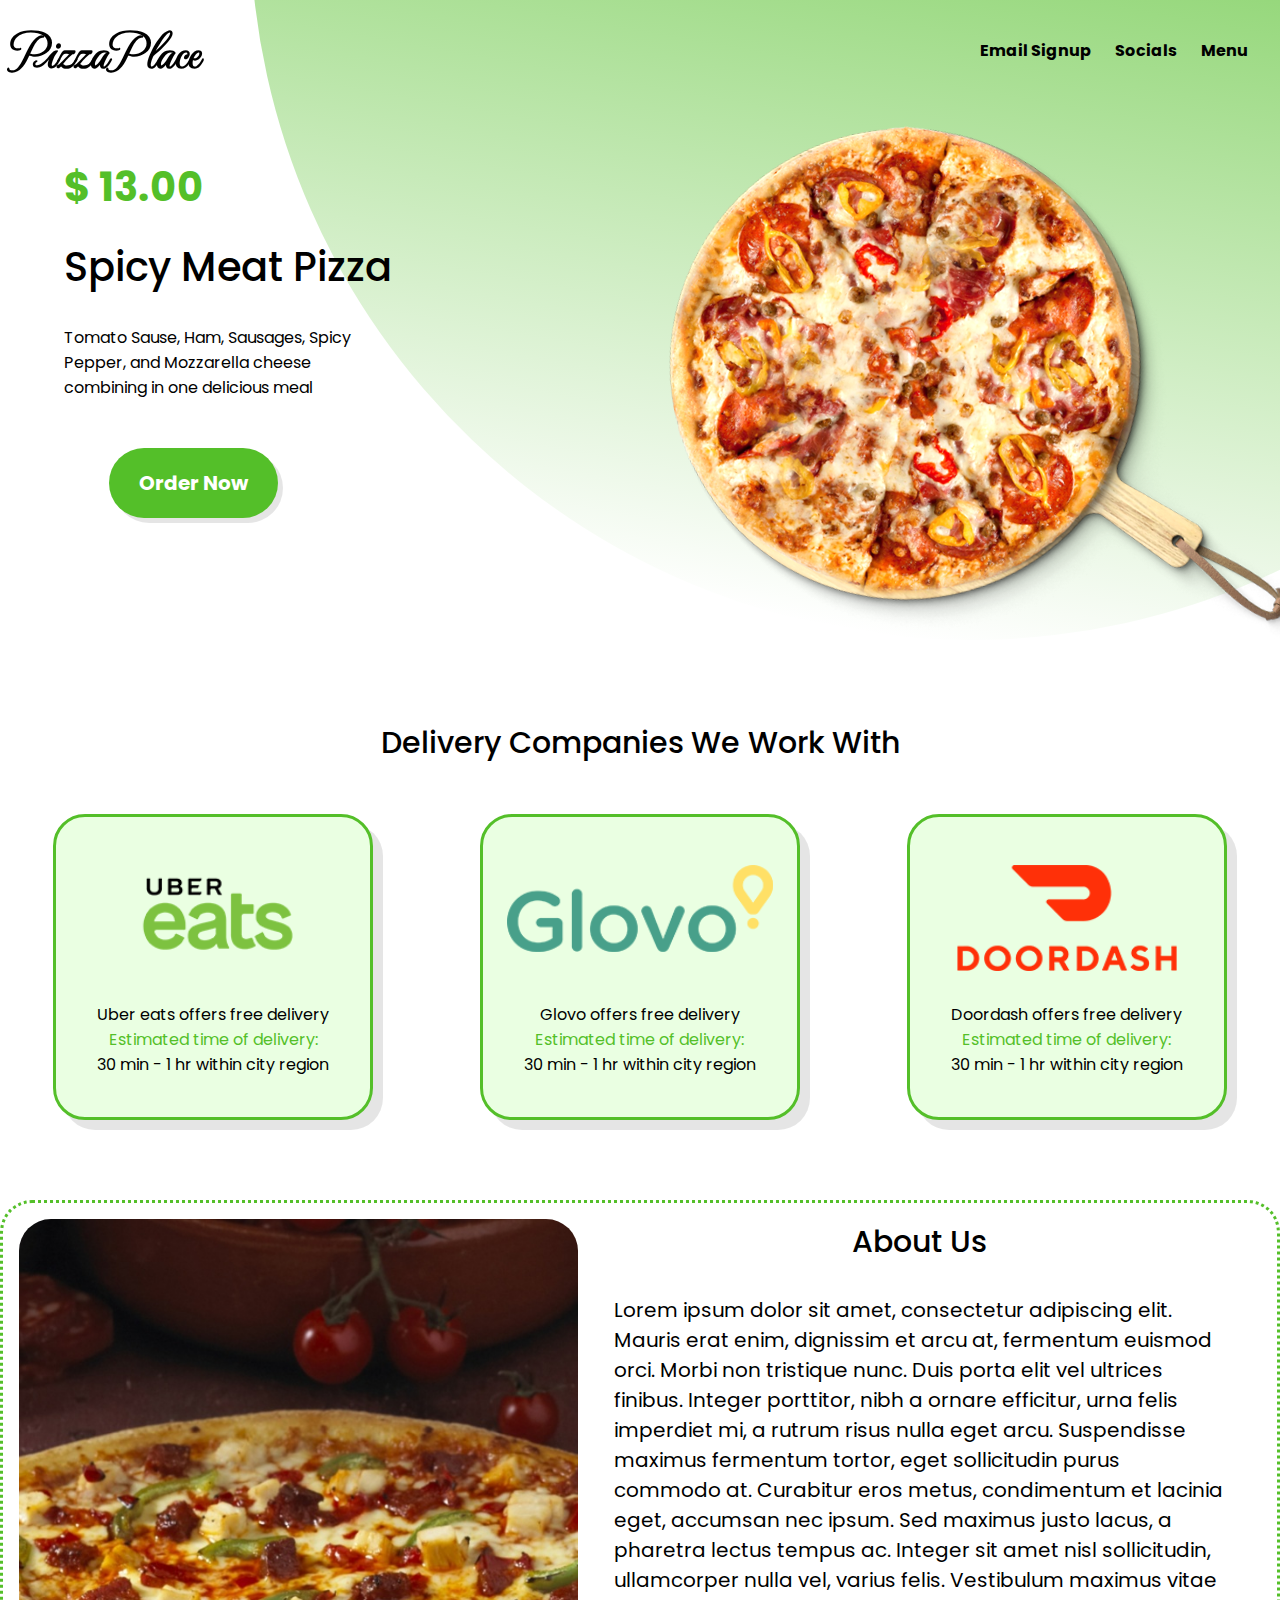
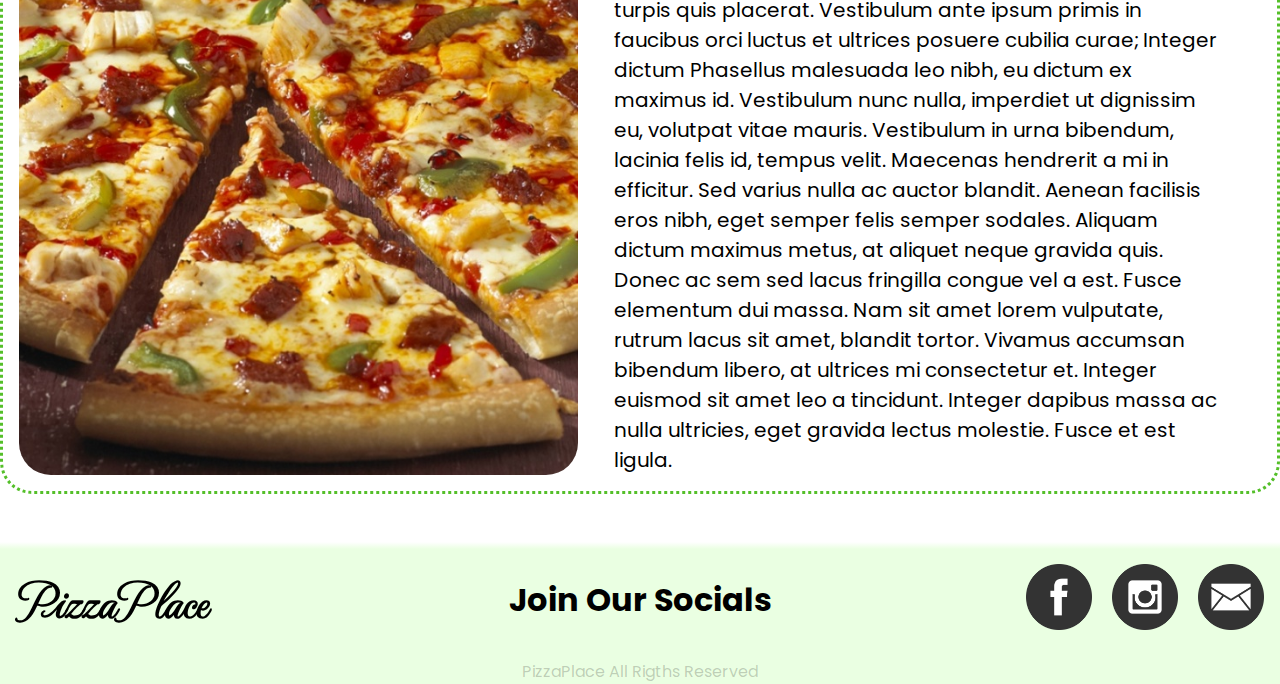
<file: index.html>
<!DOCTYPE html>
<html lang="en">
<head>
    <meta charset="UTF-8">
    <meta http-equiv="X-UA-Compatible" content="IE=edge">
    <meta name="viewport" content="width=device-width, initial-scale=1.0">
    <link rel="stylesheet" href="style.css">
    <link rel="preconnect" href="https://fonts.googleapis.com">
    <link rel="preconnect" href="https://fonts.gstatic.com" crossorigin>
    <link rel="shortcut icon" href="https://s3.amazonaws.com/iconbros/icons/icon_pngs/000/010/692/original/pizza.png?1632676371" />
    <link href="https://fonts.googleapis.com/css2?family=MonteCarlo&family=Nunito:wght@300;400&family=Poppins:wght@300;400;500&display=swap" rel="stylesheet">
    <title>PizzaPlace</title>
</head>
<body>

    <div class="email-modal hidden" id="emailModal">
        <div class="email-window container">
            <div class="modal-close" id="closeModal">
                <div class="modal-close-line-1"></div>
                <div class="modal-close-line-2"></div>
            </div>

            <div class="email-content">
                <h1 class="email-header">Join Us Today</h1>
                <div class="email-line"></div>
                <p class="email-text">Be The First One To Know About New Dishes,
                    Events And More About Our Restaurant</p>
            </div>

            <form class="modal-input-container">
                <input type="text" placeholder="Your Email..." class="modal-input" autocomplete="off">
                <button class="modal-button">Join</button>
            </form>
        </div>
    </div>

    <div class="modal hidden" id="mobileMenu">
        <div class="mobile-window container">
            <div id="mobileMenuClose">
                <div class="modal-close-line-1"></div>
                <div class="modal-close-line-2"></div>
            </div>
                <a href="menu.html" class="mobile-item">Menu</a>
                <a href="#" class="mobile-item" id="email">Email Signup</a>
                <a href="https://www.facebook.com" target="_blank" class="mobile-item">Our Facebook</a>
                <a href="https://www.instagram.com" target="_blank" class="mobile-item">Our Instagram</a>
                <a href="https://www.gmail.com" target="_blank" class="mobile-item">Our Gmail</a>
        </div>
    </div>

    <header class="container header">
        <div class="circle"></div>
        <nav class="head">
            <a href="index.html"><h1 class="logo">PizzaPlace</h1><a>
            <div class="secondary-nav">
                <a href="#" class="sec-nav-item" id="email2"><h2>Email Signup</h2></a>
                <div class="dropdown sec-nav-item">
                    <a href="#" class="sec-nav-item"><h2>Socials</h2></a>
                    <div class="dropdown-content">
                        <a href="https://www.facebook.com" target="_blank" class="dropdown-items">Facebook</a>
                        <a href="https://www.instagram.com" target="_blank" class="dropdown-items">Instagram</a>
                        <a href="https://www.gmail.com" target="_blank" class="dropdown-items">Gmail</a>
                    </div>
                </div>
                <a href="menu.html" class="sec-nav-item"><h2>Menu</h2></a>
            </div>

            <div class="head-mobile-menu" id="mobileMenuOpen">
                <div class="head-mobile-line"></div>
                <div class="head-mobile-line"></div>
                <div class="head-mobile-line"></div>
            </div>
        </nav>

        <div class="head-content">
            <div class="head-container head-text-container">
                <p class="head-price">$ 13.00</p>
                <h2 class="head-pizza-name">Spicy Meat Pizza</h2>
                <h3 class="head-description">Tomato Sause, Ham, Sausages, Spicy Pepper, and Mozzarella cheese
                    combining in one delicious meal</h3>
                <a class="head-button" href="menu.html">Order Now</a>
            </div>

            <div class="head-container">
                <img src="img/frontpizza.png" class="head-img">
            </div>
        </div>
    </header>

    <main class="container">

        <div class="delivery-inf">
            <h1 class="delivery-header">Delivery Companies We Work With</h1>

                <div class="delivery-boxes">
                    <div class="delivery-box">
                        <img src="img/uber.png" class="delivery-img">
                        <p class="delivery-info">Uber eats offers free delivery </p>
                        <p class="delivery-time"><span class="delivery-emph">Estimated time of delivery:</span>
                                                                        <br>30 min - 1 hr within city region</p>
                    </div>

                    <div class="delivery-box">
                        <img src="img/glovo.png" class="delivery-img">
                        <p class="delivery-info">Glovo offers free delivery </p>
                        <p class="delivery-time"><span class="delivery-emph">Estimated time of delivery:</span>
                                                                        <br>30 min - 1 hr within city region</p>
                    </div>
                    
                    <div class="delivery-box">
                        <img src="img/doordash.png" class="delivery-img">
                        <p class="delivery-info">Doordash offers free delivery </p>
                        <p class="delivery-time"><span class="delivery-emph">Estimated time of delivery:</span>
                                                                        <br>30 min - 1 hr within city region</p>
                    </div>
                </div>
        </div>

        <div class="about-inf">
            <img src="img/about.jpg" class="about-img">

            <div class="about-info">
                <h2 class="about-header">About Us</h2>
                <p class="about-text">Lorem ipsum dolor sit amet, consectetur adipiscing elit. 
                    Mauris erat enim, dignissim et arcu at, fermentum euismod orci. 
                    Morbi non tristique nunc. Duis porta elit vel ultrices finibus. 
                    Integer porttitor, nibh a ornare efficitur, urna felis imperdiet mi, 
                    a rutrum risus nulla eget arcu. Suspendisse maximus fermentum tortor, 
                    eget sollicitudin purus commodo at. Curabitur eros metus, condimentum 
                    et lacinia eget, accumsan nec ipsum. Sed maximus justo lacus, 
                    a pharetra lectus tempus ac.

                    Integer sit amet nisl sollicitudin, ullamcorper nulla vel, varius felis. 
                    Vestibulum maximus vitae turpis quis placerat. 
                    Vestibulum ante ipsum primis in faucibus orci luctus 
                    et ultrices posuere cubilia curae; Integer dictum 
                    
                    Phasellus malesuada leo nibh, eu dictum ex maximus id. 
                    Vestibulum nunc nulla, imperdiet ut dignissim eu, volutpat vitae mauris. 
                    Vestibulum in urna bibendum, lacinia felis id, tempus velit. 
                    Maecenas hendrerit a mi in efficitur. 
                    Sed varius nulla ac auctor blandit. 
                    Aenean facilisis eros nibh, eget semper felis semper sodales. 
                    Aliquam dictum maximus metus, at aliquet neque gravida quis. 
                    Donec ac sem sed lacus fringilla congue vel a est. 
                    Fusce elementum dui massa. Nam sit amet lorem vulputate, rutrum lacus sit amet, 
                    blandit tortor. Vivamus accumsan bibendum libero, 
                    at ultrices mi consectetur et. Integer euismod sit amet leo a tincidunt. 
                    Integer dapibus massa ac nulla ultricies, eget gravida lectus molestie. 
                    Fusce et est ligula.</p>
            </div>
        </div>
    </main>

    <footer>
        <div class="footer container">
            <a href="#"><h1 class="footer-logo">PizzaPlace</h1></a>
            <h2 class="footer-join">Join Our Socials</h2>
            <div class="footer-icons-container">
                <a href="https://www.facebook.com" target="_blank"><img src="img/facebook.png" alt="" class="footer-icons"></a>
                <a href="https://www.instagram.com" target="_blank"><img src="img/instagram.png" alt="" class="footer-icons"></a>
                <a href="https://www.gmail.com" target="_blank"><img src="img/mail.png" alt="" class="footer-icons"></a>
            </div>
        </div>
        <p class="footer-c">PizzaPlace All Rigths Reserved</p>
    </footer>

    <script src="script.js"></script>
</body>
</html>
</file>
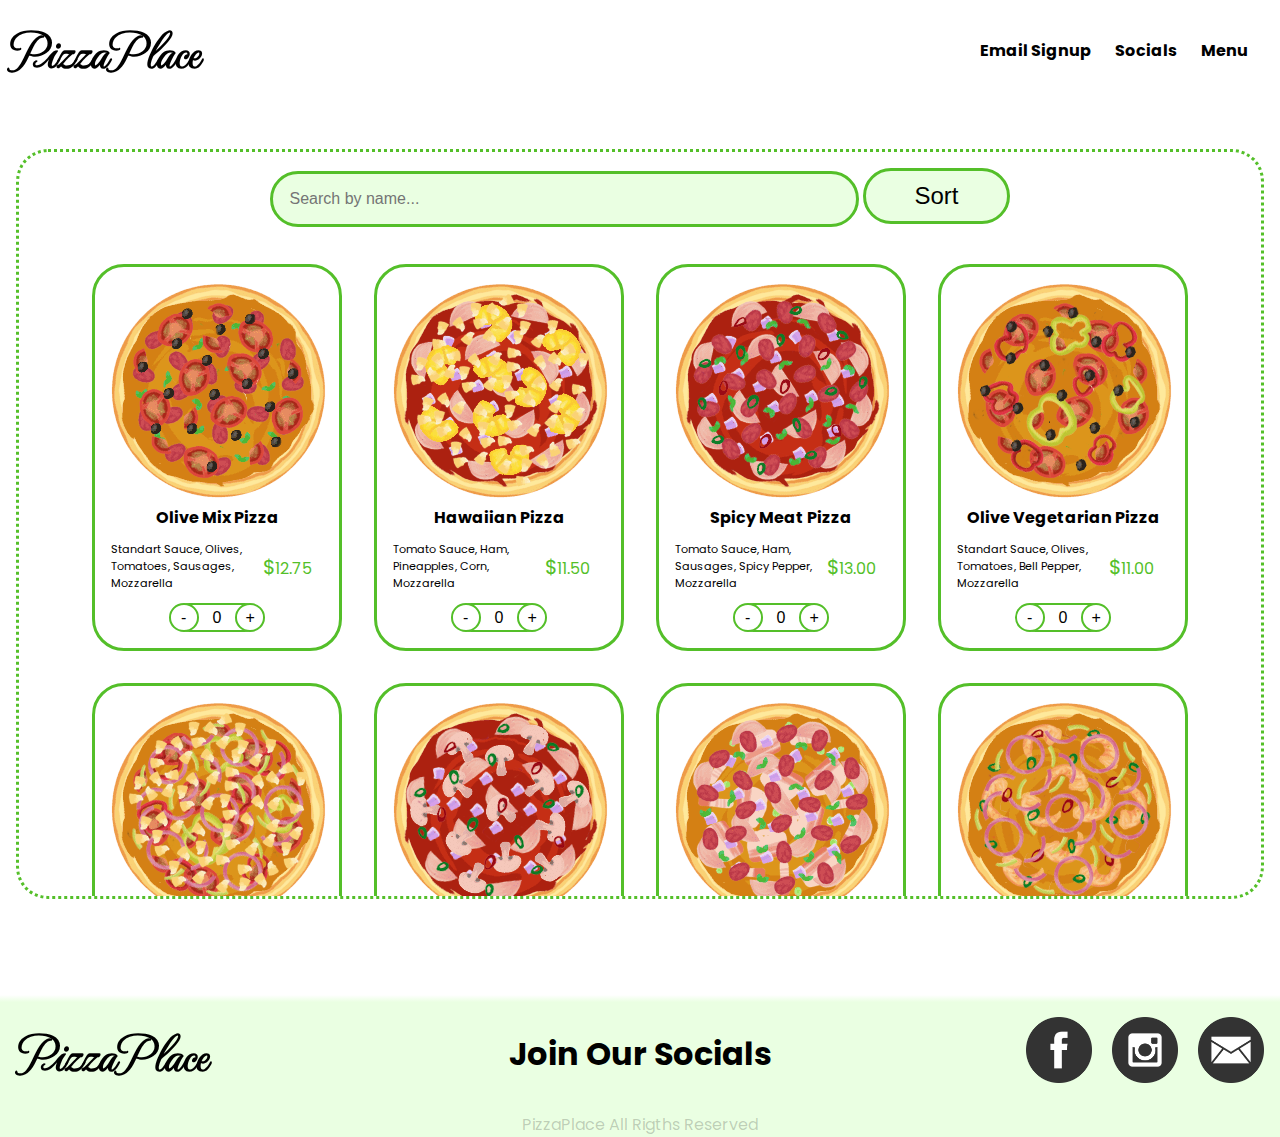
<file: menu.html>
<!DOCTYPE html>
<html lang="en">
<head>
    <meta charset="UTF-8">
    <meta http-equiv="X-UA-Compatible" content="IE=edge">
    <meta name="viewport" content="width=device-width, initial-scale=1.0">
    <link rel="stylesheet" href="style.css">
    <link rel="preconnect" href="https://fonts.googleapis.com">
    <link rel="preconnect" href="https://fonts.gstatic.com" crossorigin>
    <link rel="shortcut icon" href="https://s3.amazonaws.com/iconbros/icons/icon_pngs/000/010/692/original/pizza.png?1632676371" />
    <link href="https://fonts.googleapis.com/css2?family=MonteCarlo&family=Nunito:wght@300;400&family=Poppins:wght@300;400;500&display=swap" rel="stylesheet">
    <title>PizzaPlace Menu</title>
</head>
<body>

    <div class="email-modal hidden" id="emailModal">
        <div class="email-window container">
            <div class="modal-close" id="closeModal">
                <div class="modal-close-line-1"></div>
                <div class="modal-close-line-2"></div>
            </div>

            <div class="email-content">
                <h1 class="email-header">Join Us Today</h1>
                <div class="email-line"></div>
                <p class="email-text">Be The First One To Know About New Dishes,
                    Events And More About Our Restaurant</p>
            </div>

            <form class="modal-input-container">
                <input type="text" placeholder="Your Email..." class="modal-input" autocomplete="off">
                <button class="modal-button">Join</button>
            </form>
        </div>
    </div>


    <div class="modal hidden" id="pizzaModal">
        <div class="constructor-window container">
            <div class="constructor-topbar">
                <h2>Pizza Constructor</h2>
                <div class="modal-close" id="pizzaClose">
                    <div class="modal-close-line-1"></div>
                    <div class="modal-close-line-2"></div>
                </div>
            </div>

            <div class="constructor-layers">
                <img src="img/PizzaLayers/dough.png" class="constructor-layer">
                <img src="img/PizzaLayers/tomatosause.png" class="constructor-layer hidden" id="tomatosauseImage">
                <img src="img/PizzaLayers/standartsause.png" class="constructor-layer  hidden" id="standartsauseImage">
                <img src="img/PizzaLayers/bacon.png" class="constructor-layer  hidden" id="baconImage">
                <img src="img/PizzaLayers/bellpepper.png" class="constructor-layer  hidden" id="bellpepperImage">
                <img src="img/PizzaLayers/corn.png" class="constructor-layer  hidden" id="cornImage">
                <img src="img/PizzaLayers/ham.png" class="constructor-layer  hidden" id="hamImage">
                <img src="img/PizzaLayers/mushrooms.png" class="constructor-layer  hidden" id="mushroomsImage">
                <img src="img/PizzaLayers/olives.png" class="constructor-layer  hidden" id="olivesImage">
                <img src="img/PizzaLayers/onions.png" class="constructor-layer  hidden" id="onionsImage">
                <img src="img/PizzaLayers/pineapples.png" class="constructor-layer  hidden" id="pineapplesImage">
                <img src="img/PizzaLayers/sausages.png" class="constructor-layer  hidden" id="sausagesImage">
                <img src="img/PizzaLayers/shrimps.png" class="constructor-layer  hidden" id="shrimpsImage">
                <img src="img/PizzaLayers/spicypepper.png" class="constructor-layer  hidden" id="spicypepperImage">
                <img src="img/PizzaLayers/tomatoes.png" class="constructor-layer  hidden" id="tomatoesImage">
            </div>

            <div class="constructor-switches">
                <div class="constructor-line"></div>
                <h2 class="constructor-section-name">Sauce:</h2>
                <form class="constructor-sause">

                    <div>
                        <input type="radio" name="sause" id="tomatoSause" class="constructor-radio">
                        <label for="tomatoSause">Tomato Sauce</label>
                    </div>   

                    <div>
                        <input type="radio" name="sause" id="standartSause" class="constructor-radio">
                        <label for="standartSause">Standart Sauce</label>
                    </div>

                </form>

                <h2 class="constructor-section-name">Ingredients:</h2>
                <form class="constructor-ingredients">
                    <div>
                        <input type="checkbox" name="ingredient" id="bacon" class="constructor-checkbox">
                        <label for="bacon">Bacon <span class="constructor-add-price">$1</span></label>
                    </div>
                    
                    <div>
                        <input type="checkbox" name="ingredient" id="bellPepper" class="constructor-checkbox">
                        <label for="bellPepper">Bell Pepper <span class="constructor-add-price">$1</span></label>
                    </div>

                    <div>
                        <input type="checkbox" name="ingredient" id="corn" class="constructor-checkbox">
                        <label for="corn">Corn <span class="constructor-add-price">$1</span></label>
                    </div>

                    <div>
                        <input type="checkbox" name="ingredient" id="ham" class="constructor-checkbox">
                        <label for="ham">Ham <span class="constructor-add-price">$1</span></label>
                    </div>

                    <div>
                        <input type="checkbox" name="ingredient" id="mushrooms" class="constructor-checkbox">
                        <label for="mushrooms">Mushrooms <span class="constructor-add-price">$1</span></label>
                    </div>

                    <div>
                        <input type="checkbox" name="ingredient" id="olives" class="constructor-checkbox">
                        <label for="olives">Olives <span class="constructor-add-price">$1</span></label>
                    </div>

                    <div>
                        <input type="checkbox" name="ingredient" id="onions" class="constructor-checkbox">
                        <label for="onions">Onions <span class="constructor-add-price">$1</span></label>
                    </div>

                    <div>
                        <input type="checkbox" name="ingredient" id="pineapples" class="constructor-checkbox">
                        <label for="pineapples">Pineapples <span class="constructor-add-price">$1</span></label>
                    </div>

                    <div>
                        <input type="checkbox" name="ingredient" id="sausages" class="constructor-checkbox">
                        <label for="sausages">Sausages <span class="constructor-add-price">$1</span></label>
                    </div>

                    <div>
                        <input type="checkbox" name="ingredient" id="shrimps" class="constructor-checkbox">
                        <label for="shrimps">Shrimps <span class="constructor-add-price">$1</span></label>
                    </div>

                    <div>
                        <input type="checkbox" name="ingredient" id="spicyPepper" class="constructor-checkbox">
                        <label for="spicyPepper">Spicy Pepper <span class="constructor-add-price">$1</span></label>
                    </div>

                    <div>
                        <input type="checkbox" name="ingredient" id="tomatoes" class="constructor-checkbox">
                        <label for="tomatoes">Tomatoes <span class="constructor-add-price">$1</span></label>
                    </div>

                </form>
                <button class="constructor-finish" id="constructorFinish">Finish</button>
            </div>
        </div>
    </div>

    <div class="modal hidden" id="mobileMenu">
        <div class="mobile-window container">
            <div class="modal-close" id="mobileMenuClose">
                <div class="modal-close-line-1"></div>
                <div class="modal-close-line-2"></div>
            </div>
                <a href="menu.html" class="mobile-item">Menu</a>
                <a href="#" class="mobile-item" id="email">Email Signup</a>
                <a href="https://www.facebook.com" target="_blank" class="mobile-item">Our Facebook</a>
                <a href="https://www.instagram.com" target="_blank" class="mobile-item">Our Instagram</a>
                <a href="https://www.gmail.com" target="_blank" class="mobile-item">Our Gmail</a>
        </div>
    </div>

    <div class="modal hidden" id="sortModal">
        <div class="sort-window container">
            <div class="modal-close" id="closeSort">
                <div class="modal-close-line-1"></div>
                <div class="modal-close-line-2"></div>
            </div>

            <div class="sort-buttons">
                <button class="sort-button" id="sortVegetarian">Vegetarian</button>
                <button class="sort-button" id="sortMeat">Include Meat</button>
                <button class="sort-button" id="sortSea">Include Sea Products</button>
                <button class="sort-button" id="sortTomato">Tomato Sauce Base</button>
                <button class="sort-button" id="sortStandart">Standart Sauce Base</button>
                <button class="sort-button" id="sortReset">Reset Sorting</button>
            </div>
        </div>
    </div>

    <div class="modal hidden" id="orderModal">
        <div class="order-window container">
            <div class="modal-close" id="closeOrder">
                <div class="modal-close-line-1"></div>
                <div class="modal-close-line-2"></div>
            </div>

            <div class="order-content">

                <div class="order-item hidden" id="orderOlive">
                    <div class="order-name">
                        <img src="img/olivepizza.png" class="order-img">
                        <h2>Olive Pizza</h2>
                    </div>

                    <div>
                        <h2>Amount: <span id="oliveAmount">0</span></h2>
                    </div>

                    <div>
                        <h2>Price: $<span id="oliveEndPrice">0</span></h2>
                    </div>
                </div>

                <div class="order-item hidden" id="orderHawaiian">
                    <div class="order-name">
                        <img src="img/hawaian.png" class="order-img">
                        <h2>Hawaiian Pizza</h2>
                    </div>

                    <div>
                        <h2>Amount: <span id="hawaiianAmount">0</span></h2>
                    </div>

                    <div>
                        <h2>Price: $<span id="hawaiianEndPrice">0</span></h2>
                    </div>
                </div>

                <div class="order-item hidden" id="orderSpicy">
                    <div class="order-name">
                        <img src="img/spicymeat.png" class="order-img">
                        <h2>Spicy Meat Pizza</h2>
                    </div>

                    <div>
                        <h2>Amount: <span id="spicyAmount">0</span></h2>
                    </div>

                    <div>
                        <h2>Price: $<span id="spicyEndPrice">0</span></h2>
                    </div>
                </div>

                <div class="order-item hidden" id="orderVegetarian">
                    <div class="order-name">
                        <img src="img/olivevegetarian.png" class="order-img">
                        <h2>Olive Vegetarian Pizza</h2>
                    </div>

                    <div>
                        <h2>Amount: <span id="vegetarianAmount">0</span></h2>
                    </div>

                    <div>
                        <h2>Price: $<span id="vegetarianEndPrice">0</span></h2>
                    </div>
                </div>

                <div class="order-item hidden" id="orderVegetable">
                    <div class="order-name">
                        <img src="img/vegetablemix.png" class="order-img">
                        <h2>Vegetable Mix Pizza</h2>
                    </div>

                    <div>
                        <h2>Amount: <span id="vegetableAmount">0</span></h2>
                    </div>

                    <div>
                        <h2>Price: $<span id="vegetableEndPrice">0</span></h2>
                    </div>
                </div>

                <div class="order-item hidden" id="orderMushroom">
                    <div class="order-name">
                        <img src="img/mushroom.png" class="order-img">
                        <h2>Mushroom Pizza</h2>
                    </div>

                    <div>
                        <h2>Amount: <span id="mushroomAmount">0</span></h2>
                    </div>

                    <div>
                        <h2>Price: $<span id="mushroomEndPrice">0</span></h2>
                    </div>
                </div>

                <div class="order-item hidden" id="orderSmeat">
                    <div class="order-name">
                        <img src="img/supermeat.png" class="order-img">
                        <h2>Super Meat Pizza</h2>
                    </div>

                    <div>
                        <h2>Amount: <span id="smeatAmount">0</span></h2>
                    </div>

                    <div>
                        <h2>Price: $<span id="smeatEndPrice">0</span></h2>
                    </div>
                </div>

                <div class="order-item hidden" id="orderSea">
                    <div class="order-name">
                        <img src="img/seaprod.png" class="order-img">
                        <h2>Seafood Pizza</h2>
                    </div>

                    <div>
                        <h2>Amount: <span id="seaAmount">0</span></h2>
                    </div>

                    <div>
                        <h2>Price: $<span id="seaEndPrice">0</span></h2>
                    </div>
                </div>

                <div class="order-item hidden" id="orderBacon">
                    <div class="order-name">
                        <img src="img/bacon.png" class="order-img">
                        <h2>Bacon Pizza</h2>
                    </div>

                    <div>
                        <h2>Amount: <span id="baconAmount">0</span></h2>
                    </div>

                    <div>
                        <h2>Price: $<span id="baconEndPrice">0</span></h2>
                    </div>
                </div>

                <div class="order-item hidden" id="orderVilage">
                    <div class="order-name">
                        <img src="img/vilage.png" class="order-img">
                        <h2>Village Pizza</h2>
                    </div>

                    <div>
                        <h2>Amount: <span id="vilageAmount">0</span></h2>
                    </div>

                    <div>
                        <h2>Price: $<span id="vilageEndPrice">0</span></h2>
                    </div>
                </div>

                <div class="order-item hidden" id="orderConstructed">
                    <div class="order-name">
                        <img src="img/PizzaLayers/dough.png" class="order-img">
                        <h2>Your Own Pizza</h2>
                    </div>

                    <div>
                        <h2>Amount: <span id="constructedAmount">0</span></h2>
                    </div>

                    <div>
                        <h2>Price: $<span id="constructedEndPrice">0</span></h2>
                    </div>
                </div>

            </div>
            <h1 class="order-final-price">Final Price: <span class="final-price-accent">$<span class="final-price-accent2" id="finalPrice">0</span></span></h1>

            <form class="order-form">
                <h2>Your Name:</h2>
                <input type="text" class="order-input" autocomplete="off" required>
                <h2>Your Adress:</h2>
                <input type="text" class="order-input" autocomplete="off" required>
                <h2>Your Phone Number:</h2>
                <input type="text" class="order-input" autocomplete="off" required>
                <h2>Delivery:</h2>
                
                <div class="order-radio">
                    <div>
                        <input type="radio" name="delivery" id="uber" required>
                        <label for="uber">Uber Eats</label>
                    </div>

                    <div>
                        <input type="radio" name="delivery" id="glovo" required>
                        <label for="glovo">Glovo</label>
                    </div>

                    <div>
                        <input type="radio" name="delivery" id="doordash" required>
                        <label for="doordash">DoorDash</label>
                    </div>
                </div>

                <button class="menu-order finish-order">Finish Order</button>
            </form>
        </div>
    </div>

    <header class="container header">
        <nav class="head">
            <a href="index.html"><h1 class="logo">PizzaPlace</h1><a>
            <div class="secondary-nav">
                <a href="#" class="sec-nav-item  menu-nav-item" id="email2"><h2>Email Signup</h2></a>
                <div class="dropdown sec-nav-item">
                    <a href="#" class="sec-nav-item menu-nav-item"><h2>Socials</h2></a>
                    <div class="dropdown-content">
                        <a href="https://www.facebook.com" target="_blank" class="dropdown-items menu-dropdown-items">Facebook</a>
                        <a href="https://www.instagram.com" target="_blank" class="dropdown-items  menu-dropdown-items">Instagram</a>
                        <a href="https://www.gmail.com" target="_blank" class="dropdown-items  menu-dropdown-items">Gmail</a>
                    </div>
                </div>
                <a href="menu.html" class="sec-nav-item  menu-nav-item"><h2>Menu</h2></a>
            </div>

            <div class="head-mobile-menu" id="mobileMenuOpen">
                <div class="head-mobile-line"></div>
                <div class="head-mobile-line"></div>
                <div class="head-mobile-line"></div>
            </div>
        </nav>
    </header>

    <main class="container menu-container">
        <div class="menu">

            <form class="menu-search-sort container">
                <input type="text" class="menu-search" placeholder="Search by name..." id="search" autocomplete="off">
                <button class="menu-sort" id="openSort">Sort</button>
            </form>

            <div class="menu-items">

                <div class="menu-item" id="olivePizza">
                    <img src="img/olivepizza.png" class="menu-item-img">
                    <div class="menu-item-info">
                        <h2 align="center" id = "oliveName">Olive Mix Pizza</h2>
                        <div class="menu-description">
                            <p class="menu-description-text">Standart Sauce, Olives, Tomatoes, Sausages, Mozzarella</p>
                            <p class="menu-description-price">$<span id="olivePrice">12.75</span></p>
                        </div>
                        <form class="menu-item-quantity">
                            <button class="quantity-minus quantity" id="oliveMinus">-</button>
                            <input type="text" class="quantity-input" value="0" id="oliveQuantity">
                            <button class="quantity-plus quantity" id="olivePlus">+</button>
                        </form>
                    </div>
                </div>

                <div class="menu-item" id="hawaiianPizza">
                    <img src="img/hawaian.png" class="menu-item-img">
                    <div class="menu-item-info">
                        <h2 align="center" id="hawaiianName">Hawaiian Pizza</h2>
                        <div class="menu-description">
                            <p class="menu-description-text">Tomato Sauce, Ham, Pineapples, Corn, Mozzarella</p>
                            <p class="menu-description-price" id="">$<span id="hawaiianPrice">11.50<span></p>
                        </div>
                        <form class="menu-item-quantity">
                            <button class="quantity-minus quantity" id="hawaiianMinus">-</button>
                            <input type="text" class="quantity-input" value="0" id="hawaiianQuantity">
                            <button class="quantity-plus quantity" id="hawaiianPlus">+</button>
                        </form>
                    </div>
                </div>

                <div class="menu-item" id="spicymeatPizza">
                    <img src="img/spicymeat.png" class="menu-item-img">
                    <div class="menu-item-info">
                        <h2 align="center" id="spicyName">Spicy Meat Pizza</h2>
                        <div class="menu-description">
                            <p class="menu-description-text">Tomato Sauce, Ham, Sausages, Spicy Pepper, Mozzarella</p>
                            <p class="menu-description-price">$<span id="spicyPrice">13.00</span></p>
                        </div>
                        <form class="menu-item-quantity">
                            <button class="quantity-minus quantity" id="spicyMinus">-</button>
                            <input type="text" class="quantity-input" value="0" id="spicyQuantity">
                            <button class="quantity-plus quantity" id="spicyPlus">+</button>
                        </form>
                    </div>
                </div>

                <div class="menu-item" id="vegetarianPizza">
                    <img src="img/olivevegetarian.png" class="menu-item-img">
                    <div class="menu-item-info">
                        <h2 align="center" id="vegetarianName">Olive Vegetarian Pizza</h2>
                        <div class="menu-description">
                            <p class="menu-description-text">Standart Sauce, Olives, Tomatoes, Bell Pepper, Mozzarella</p>
                            <p class="menu-description-price">$<span id="vegetarianPrice">11.00</span></p>
                        </div>
                        <form class="menu-item-quantity">
                            <button class="quantity-minus quantity" id="vegetarianMinus">-</button>
                            <input type="text" class="quantity-input" value="0" id="vegetarianQuantity">
                            <button class="quantity-plus quantity" id="vegetarianPlus">+</button>
                        </form>
                    </div>
                </div>

                <div class="menu-item" id="vegetablePizza">
                    <img src="img/vegetablemix.png" class="menu-item-img">
                    <div class="menu-item-info">
                        <h2 align="center" id="vegetableName">Vegetable Mix Pizza</h2>
                        <div class="menu-description">
                            <p class="menu-description-text">Standart Sauce, Bell Pepper, Tomatoes, Onions, Corn, Mozzarella</p>
                            <p class="menu-description-price">$<span id="vegetablePrice">10.75</span></p>
                        </div>
                        <form class="menu-item-quantity">
                            <button class="quantity-minus quantity" id="vegetableMinus">-</button>
                            <input type="text" class="quantity-input" value="0" id="vegetableQuantity">
                            <button class="quantity-plus quantity" id="vegetablePlus">+</button>
                        </form>
                    </div>
                </div>

                <div class="menu-item" id="mushroomPizza">
                    <img src="img/mushroom.png" class="menu-item-img">
                    <div class="menu-item-info">
                        <h2 align="center" id="mushroomName">Mushroom Pizza</h2>
                        <div class="menu-description">
                            <p class="menu-description-text">Tomato Sauce, Mushrooms, Ham, Spicy Pepper, Mozzarella</p>
                            <p class="menu-description-price">$<span id="mushroomPrice">12.50</span></p>
                        </div>
                        <form class="menu-item-quantity">
                            <button class="quantity-minus quantity" id="mushroomMinus">-</button>
                            <input type="text" class="quantity-input" value="0" id="mushroomQuantity">
                            <button class="quantity-plus quantity" id="mushroomPlus">+</button>
                        </form>
                    </div>
                </div>


                <div class="menu-item" id="smeatPizza">
                    <img src="img/supermeat.png" class="menu-item-img">
                    <div class="menu-item-info">
                        <h2 align="center" id="smeatName">Super Meat Pizza</h2>
                        <div class="menu-description">
                            <p class="menu-description-text">Standart Sauce, Ham, Bacon, Sausages, Mozzarella</p>
                            <p class="menu-description-price">$<span id="smeatPrice">14.00</span></p>
                        </div>
                        <form class="menu-item-quantity">
                            <button class="quantity-minus quantity" id="smeatMinus">-</button>
                            <input type="text" class="quantity-input" value="0" id="smeatQuantity">
                            <button class="quantity-plus quantity" id="smeatPlus">+</button>
                        </form>
                    </div>
                </div>


                <div class="menu-item" id="seaPizza">
                    <img src="img/seaprod.png" class="menu-item-img">
                    <div class="menu-item-info">
                        <h2 align="center" id="seaName">Seafood Pizza</h2>
                        <div class="menu-description">
                            <p class="menu-description-text">Standart Sauce, Shrimps, Onions, Spicy Pepper, Mozzarella</p>
                            <p class="menu-description-price">$<span id="seaPrice">13.00</span></p>
                        </div>
                        <form class="menu-item-quantity">
                            <button class="quantity-minus quantity" id="seaMinus">-</button>
                            <input type="text" class="quantity-input" value="0" id="seaQuantity">
                            <button class="quantity-plus quantity" id="seaPlus">+</button>
                        </form>
                    </div>
                </div>


                <div class="menu-item" id="baconPizza">
                    <img src="img/bacon.png" class="menu-item-img">
                    <div class="menu-item-info">
                        <h2 align="center" id="baconName">Bacon Pizza</h2>
                        <div class="menu-description">
                            <p class="menu-description-text">Tomato Sauce, Bacon, Onions, Bell Pepper, Mozzarella</p>
                            <p class="menu-description-price">$<span id="baconPrice">12.75</span></p>
                        </div>
                        <form class="menu-item-quantity">
                            <button class="quantity-minus quantity" id="baconMinus">-</button>
                            <input type="text" class="quantity-input" value="0" id="baconQuantity">
                            <button class="quantity-plus quantity" id="baconPlus">+</button>
                        </form>
                    </div>
                </div>


                <div class="menu-item" id="vilagePizza">
                    <img src="img/vilage.png" class="menu-item-img">
                    <div class="menu-item-info">
                        <h2 align="center" id="vilageName">Village Pizza</h2>
                        <div class="menu-description">
                            <p class="menu-description-text">Tomato Sauce, Tomatoes, Sausages, Mushrooms, Mozzarella</p>
                            <p class="menu-description-price">$<span id="vilagePrice">13.50</span></p>
                        </div>
                        <form class="menu-item-quantity">
                            <button class="quantity-minus quantity" id="vilageMinus">-</button>
                            <input type="text" class="quantity-input" value="0" id="vilageQuantity">
                            <button class="quantity-plus quantity" id="vilagePlus">+</button>
                        </form>
                    </div>
                </div>


                <div class="menu-item" id="constructedPizza">
                    <div class="menu-layers">
                        <img src="img/PizzaLayers/dough.png" class="menu-layer menu-make" id="pizzaOpen">
                        <img src="img/PizzaLayers/tomatosause.png" class="menu-layer hidden" id="tomatosauseImage2">
                        <img src="img/PizzaLayers/standartsause.png" class="menu-layer  hidden" id="standartsauseImage2">
                        <img src="img/PizzaLayers/bacon.png" class="menu-layer  hidden" id="baconImage2">
                        <img src="img/PizzaLayers/bellpepper.png" class="menu-layer  hidden" id="bellpepperImage2">
                        <img src="img/PizzaLayers/corn.png" class="menu-layer  hidden" id="cornImage2">
                        <img src="img/PizzaLayers/ham.png" class="menu-layer  hidden" id="hamImage2">
                        <img src="img/PizzaLayers/mushrooms.png" class="menu-layer  hidden" id="mushroomsImage2">
                        <img src="img/PizzaLayers/olives.png" class="menu-layer  hidden" id="olivesImage2">
                        <img src="img/PizzaLayers/onions.png" class="menu-layer  hidden" id="onionsImage2">
                        <img src="img/PizzaLayers/pineapples.png" class="menu-layer  hidden" id="pineapplesImage2">
                        <img src="img/PizzaLayers/sausages.png" class="menu-layer  hidden" id="sausagesImage2">
                        <img src="img/PizzaLayers/shrimps.png" class="menu-layer  hidden" id="shrimpsImage2">
                        <img src="img/PizzaLayers/spicypepper.png" class="menu-layer  hidden" id="spicypepperImage2">
                        <img src="img/PizzaLayers/tomatoes.png" class="menu-layer  hidden" id="tomatoesImage2">
                    </div>
                    <div class="menu-item-info">
                        <h2 align="center" id="constructedName">Your Own Pizza</h2>
                        <div class="menu-description">
                            <p class="menu-description-text" id="constructedDescription">Press On The Image <br/> To Make Your Own <br/> Pizza. Base Is 10$</p>
                            <p class="menu-description-price">$<span id="constructedPrice">0</span></p>
                        </div>
                        <form class="menu-item-quantity">
                            <button class="quantity-minus quantity" id="constructedMinus">-</button>
                            <input type="text" class="quantity-input" value="0" id="constructedQuantity">
                            <button class="quantity-plus quantity" id="constructedPlus">+</button>
                        </form>
                    </div>
                </div>
            </div>

            <div class="menu-order-container">
                <button class="menu-order" id="openOrder">Order</button>
            </div>
        </div>
    </main>

    <footer>
        <div class="footer container">
            <a href="#"><h1 class="footer-logo">PizzaPlace</h1></a>
            <h2 class="footer-join">Join Our Socials</h2>
            <div class="footer-icons-container">
                <a href="https://www.facebook.com" target="_blank"><img src="img/facebook.png" alt="" class="footer-icons"></a>
                <a href="https://www.instagram.com" target="_blank"><img src="img/instagram.png" alt="" class="footer-icons"></a>
                <a href="https://www.gmail.com" target="_blank"><img src="img/mail.png" alt="" class="footer-icons"></a>
            </div>
        </div>
        <p class="footer-c">PizzaPlace All Rigths Reserved</p>
    </footer>

    <script src="script.js"></script>
</body>
</html>
</file>
<file: style.css>
/*             Fonts
font-family: 'MonteCarlo', cursive;
font-family: 'Nunito', sans-serif;
font-family: 'Poppins', sans-serif; */

*{
    margin: 0;
    padding: 0;
    box-sizing: border-box;
    font-size: 1rem;
}

button{
    outline: none;
}

input{
    outline: none;
}

body{
    position: relative;
    font-family: 'Poppins', sans-serif;
}

html, body {
    overflow-x: hidden;
  }

a{
    text-decoration: none;
    color: inherit;
}

.remove-scrolling{
    overflow: hidden;
}

.container{
    max-width: 1280px;
    margin: 0 auto;
}

.head{
    display: flex;
    flex-direction: row;
    justify-content: space-between;
    padding: .5em;
}

.logo, .footer-logo{
    font-size: 3.125rem;
    font-family: 'MonteCarlo';
    transition: color .5s;
}

.logo:hover, .logo:focus,
 .footer-logo:hover, .footer-logo:focus{
    color: #54BF29;
}

.secondary-nav{
    display: flex;
    flex-direction: row;
    align-items: center;
    font-size: 1.1rem;
}

.circle{
    position: absolute;
    width: 90em;
    height: 90em;
    background: rgb(84,191,41);
    background: linear-gradient(90deg, rgba(84,191,41,1) 21%, rgba(0,0,0,0) 100%);
    border-radius: 50%;
    margin-left: 250px;
    margin-top: -800px;
    transform: rotatez(100deg);
    z-index: -100;
}

.dropdown{
    margin-top: 1.5em;
    position: relative;
    display: inline-block;
}

.dropdown-content{
    display: none;
    position: absolute;
    margin-top: -1.5em;
    background-color: rgba(0,0,0,0);
    z-index: 1;
}

.dropdown-items{
    color: #000000;
    font-weight: bold;
    transition: color .5s;
}

.dropdown-items:hover, .dropdown-items:focus{
    color: #ffff;
}

.menu-dropdown-items:hover, .menu-dropdown-items:focus{
    color: #54BF29;
}

.dropdown:hover .dropdown-content{
    display: block;
}

.sec-nav-item{
    margin-right: 1.5em;
    transition: color .25s;
}

.sec-nav-item:hover, .sec-nav-item:focus{
    color: #ffffff;
}

.menu-nav-item:hover, .menu-nav-item:focus{
    color: #54BF29;
}

.head-content{
    display: flex;
}

.head-text-container{
    margin-left: 3em;
    display: flex;
    flex-direction: column;
    align-items: flex-start;
}

.head-container{
    width: 48%;
    padding: 1em;
}

.head-price{
    font-size: 2.5rem;
    color: #54BF29;
    font-weight: bold;
    margin-top: 1em;
}

.head-pizza-name{
    font-size: 2.5rem;
    padding: .5em 0;
    font-weight: 500;
}

.head-description{
    max-width: 50%;
    padding: .5em 0;
    font-weight: 400;
}

.head-img{
    max-width: 608px;
    width: 100%;
    transform: rotate(-10deg);
    filter: brightness(1.15);
}

.head-button{
    margin-top: 2em;
    padding: 1em 1.5em;
    background-color: #54BF29;
    border-radius: 2em;
    color: #ffff;
    font-size: 1.25rem;
    font-weight: bold;
    margin-left: 2.25em;
    transition: background-color 1s;
    box-shadow: 5px 5px rgba(0,0,0,0.1);
}

.head-button:hover, .head-button:focus{
    background-color: #3c7924;
}

.head-mobile-menu{
    display: none;
    max-height: 20px;
    margin-top: 2em;
    cursor: pointer;
}

.head-mobile-line{
    width: 40px;
    height: 3px;
    background-color: #000000;
    content: " ";
}

/* Delivery */

.delivery-header{
    text-align: center;
    font-size: 1.875rem;
    font-weight: 500;
}

.delivery-boxes{
    margin: 3em 0;
    display: flex;
    justify-content: space-around;
}

.delivery-box{
    width: 25%;
    align-items: center;
    justify-content: center;
    background-color: #EAFFE2;
    border-radius: 2em;
    border: #54BF29 solid 3px;
    padding: 1.5em;
    text-align: center;
    box-shadow: 10px 10px rgba(0,0,0,0.1);
}

.delivery-img{
    width: 100%;
    margin: 1.5em 0;
}

.delivery-emph{
    color: #54BF29;
}

.delivery-time{
    margin-bottom: 1em;
}

/* About */

.about-inf{
    margin-top: 5em;
    padding: 1em;
    display: flex;
    border-radius: 2em;
    border: #54BF29 dotted 3px;
}

.about-img{
    width: 45%;
    border-radius: 2em;
}

.about-header{
    font-size: 1.875rem;
    font-weight: 500;
    text-align: center;
    margin-bottom: 1em;
}

.about-info{
    width: 55%;
    padding: 0 1em;
}

.about-text{
    font-size: 1.25rem;
    padding: 0 1em;
}

/* Footer */

footer{
    background: rgb(0,0,0);
    background: linear-gradient(180deg, rgba(0,0,0,0) 0%, rgba(234,255,226,1) 5%);
}

.footer{
    display: flex;
    justify-content: space-between;
    padding: 1em;
    margin-top: 3em;
    align-items: center;
}

.footer-join{
    font-size: 2rem;
    margin-left: 2em;
}

.footer-icons{
    width: 100%;
    max-width: 66px;
    margin-left: 1em;
    transition: transform .5s;
}

.footer-icons-container:nth-child(1){
    margin-left: 0;
}

.footer-c{
    text-align: center;
    color: rgba(0,0,0,0.2);
}

.footer-icons:hover, .footer-icons:focus{
    transform: scale(1.2);
}

/* Email modal */

.modal, .email-modal{
    position: absolute;
    left: 0;
    right: 0;
    top: 0;
    bottom: -1000px;
    background-color: rgba(0,0,0,0.5);
    z-index: 2;
}

.mobile-modal{
    position: absolute;
    left: 0;
    right: 0;
    top: 0;
    bottom: 0;
    background-color: rgba(0,0,0,0.5);
    z-index: 2;
}

.email-modal{
    z-index: 3;
}


.email-window{
    border: #54BF29 solid 3px;
    width: 50%;
    padding: 1em;
    position: fixed;
    top: 50%;
    left: 50%;
    transform: translate(-50%, -50%);
    background-color: #ffff;
    border-radius: 2em;
    font-family: 'Nunito', sans-serif;
    max-height: 600px;
    overflow-y: auto;
}

.email-content{
    display: flex;
    flex-direction: column;
    text-align: center;
}

.email-line, .constructor-line{
    width: 70%;
    height: 1px;
    background-color: #54BF29;
    content: " ";
    align-self: center;
    border-radius: 10px;
    margin: 1em 0;
}

.email-header{
    font-size: 4rem;
}

.email-text{
    width: 70%;
    font-size: 1.75rem;
    align-self: center;
    font-weight: 400;
}

.modal-close{
    margin-left: auto;
    cursor: pointer;
    background-color: #EAFFE2;
    padding: .1em;
    width: 50px;
    height: 50px;
    border-radius: 50%;
    transition: background-color .5s;
}

.modal-close:hover, .modal-close:focus{
    background-color: #54BF29;
}

.modal-close-line-1, .modal-close-line-2{
    position: absolute;
    width: 30px;
    height: 2px;
    background-color: #000000;
    content: " ";
    align-self: center;
    right: 25px;
    top: 40px;
}

.modal-close-line-1{
    transform: rotateZ(45deg);
}

.modal-close-line-2{
    transform: rotateZ(-45deg);
}

.modal-input-container{
    margin: 3em 0;
    display: flex;
    justify-content: center;
}

.modal-input{
    border-radius: 2em;
    padding: 1em;
    background-color: #EAFFE2;
    border: 3px solid #54BF29;
    width: 50%;
    outline: none;
    transition: background-color .5s
}

.modal-input:focus{
    background-color: #ffff;
}

.modal-button{
    border-radius: 2em;
    padding: .5em 1em;
    font-size: 1.5rem;
    font-weight: bold;
    background-color: #54BF29;
    border: 3px solid #54BF29;
    margin-left: -2.1em;
    cursor: pointer;
    transition: background-color .5s;
    outline: none;
}

.modal-button:hover, .modal-button:focus{
    background-color: #EAFFE2;
}

/* Mobile window */

.mobile-window{
    background-color: #EAFFE2;
    display: flex;
    flex-direction: column;
    align-items: center;
    justify-content: center;
    height: 100vh;
}

.mobile-item{
    font-size: 3rem;
    transition: color .5s;
}

.mobile-item:hover,.mobile-item:focus{
    color: #54BF29;
}

/* Menu */

.menu-container{
    padding: 1em;
}

.menu{
    margin: 2em 0;
    display: flex;
    flex-direction: row;
    flex-wrap: wrap;
    border: 3px dotted #54BF29;
    border-radius: 2em;
    padding: 1em 2em;
    max-height: 750px;
    overflow-y: auto;
}

.menu-search-sort{
    width: 100%;
    text-align: center;
    height: 80px;
}

.menu-search{
    width: 50%;
    background-color: #EAFFE2;
    outline: none;
    border: 3px solid #54BF29;
    border-radius: 2em;
    padding: 1em 1em;
    transition: background-color .5s;
}

.menu-search:focus{
    background-color: #ffff;
}

.menu-sort{
    background-color: #EAFFE2;
    border: 3px solid #54BF29;
    border-radius: 2em;
    padding: .45em 2em;
    font-size: 1.5em;
    transition: background-color .5s;
}

.menu-sort:hover, .menu-sort:focus{
    background-color: #54BF29;
}

.menu-items{
    display: flex;
    align-items: flex-start;
    justify-content: center;
    flex-wrap: wrap;
}

.menu-item{
    margin: 1em;
    padding: 1em;
    max-width: 250px;
    border: 3px solid #54BF29;
    border-radius: 2em;
}

.menu-layers{
    height: 220px;
    width: 215px;
    position: relative;
}

.menu-layer{
    position: absolute;
}

.menu-description{
    display: flex;
    align-items: center;
}

.menu-description-text{
    margin: 1em 0;
    width: 70%;
    font-size: .7em;
}

.menu-description-price{
    padding: .2em;
    font-size: 1.25em;
    color: #54BF29;
}

.menu-item-quantity{
    display: flex;
    justify-content: center;
}

.menu-order-container{
    display: flex;
    width: 100%;
    justify-content: center;
    margin-top: 1em;
}

.menu-order{
    background-color: #EAFFE2;
    border: 3px solid #54BF29;
    font-size: 1.25em;
    padding: 1em 1.5em;
    border-radius: 2em;
    transition: background-color .5s;
    cursor: pointer;
}

.menu-order:hover, .menu-order:focus{
    background-color: #54BF29;
}

.quantity-input{
    width: 40%;
    border-radius: 2em;
    padding: .2em;
    background-color: #ffff;
    border: 2px solid #54BF29;
    text-align: center;
    outline: none;
    transition: background-color .5s;
}

.quantity-input:focus{
    background-color: #EAFFE2;
}

.quantity{
    padding: .2em;
    width: 14%;
    border-radius: 50%;
    background-color: #ffff;
    border: 2px solid #54BF29;
    outline: none;
    transition: background-color .5s;
}

.quantity:hover, .quantity:focus{
    background-color: #EAFFE2;
}

.quantity-minus{
    margin-right: -1.5em;
    z-index: 1;
}

.quantity-plus{
    margin-left: -1.5em;
}

.menu-make{
    cursor: pointer;
}

/* Constructor */

.constructor-window{
    border: #54BF29 solid 3px;
    width: 60%;
    padding: 1em;
    position: fixed;
    top: 50%;
    left: 50%;
    transform: translate(-50%, -50%);
    background-color: #ffff;
    border-radius: 2em;
}

.constructor-topbar{
    display: flex;
    font-size: 1.25em;
    align-items: center;
}

.constructor-layers{
    height: 250px;
}

.constructor-layer{
    position: absolute;
    left: 0; 
    right: 0; 
    margin-left: auto; 
    margin-right: auto; 
    width: 225px;
}

.constructor-add-price{
    color: #54BF29;
}

.constructor-switches{
    display: flex;
    flex-direction: column;
    justify-content: center;
    align-items: flex-start;
    padding: 2em;
}

.constructor-section-name{
    margin: 1em auto;
    font-size: 1.25em;
}

.constructor-sause, .constructor-ingredients{
    display: flex;
    width: 60%;
    justify-content: space-between;
    margin: 0 auto;
}

.constructor-ingredients{
    flex-wrap: wrap;
}

.constructor-ingredients div{
    width: 50%;
}

.constructor-ingredients div label, .constructor-sause div label{
    font-size: 1.2em;
}

.constructor-radio, .constructor-checkbox{
    height: 20px;
    width: 20px;
}

.constructor-finish{
    align-self: center;
    background-color: #EAFFE2;
    padding: 1em 1.5em;
    border-radius: 2em;
    border: 3px solid #54BF29;
    font-size: 1.25em;
    margin: 1em 0;
    transition: background-color .5s;
    font-weight: bold;
    outline: none;
}

.constructor-finish:hover, .constructor-finish:focus{
    background: #54BF29;
}

/* Sort modal */


.sort-window{
    border: #54BF29 solid 3px;
    width: 60%;
    padding: 1em;
    position: fixed;
    top: 50%;
    left: 50%;
    transform: translate(-50%, -50%);
    background-color: #ffff;
    border-radius: 2em;
}

.sort-buttons{
    display: flex;
    align-items: flex-start;
    justify-content: center;
    flex-wrap: wrap;
}

.sort-button{
    margin: 1em;
    background-color: #EAFFE2;
    border: 3px solid #54BF29;
    padding: 1em 1.5em;
    border-radius: 2em;
    transition: background-color .5s;
}

.sort-button:hover, .sort-button:focus{
    background-color: #54BF29;
}

/* Order modal */

.order-window{
    border: #54BF29 solid 3px;
    width: 60%;
    padding: 1em;
    position: fixed;
    top: 50%;
    left: 50%;
    transform: translate(-50%, -50%);
    background-color: #ffff;
    border-radius: 2em;
    max-height: 700px;
    overflow-y: auto;
}

.order-img{
    width: 50px;
    margin-right: 1em;
}

.order-name{
    display: flex;
    align-items: center;
    max-width: 150px;
}

.order-item{
    margin: 0 auto;
    width: 60%;
    display: flex;
    justify-content: space-between;
    padding: 1em;
    align-items: center;
    border-bottom: 1px dotted #54BF29;
}

.order-final-price{
    text-align: center;
    margin: 1em 0;
}

.order-final-price, .final-price-accent{
    font-size: 1.2em;
}

.final-price-accent{
    color: #54BF29;
}

.final-price-accent2{
   font-size: 1.1em;
}

.order-form{
    margin: 0 auto;
    width: 50%;

}

.order-input{
    padding: .5em;
    border: 3px solid #54BF29;
    background-color: #EAFFE2;
    border-radius: 2em;
}

.order-form  h2, .order-form div {
    font-size: 1.1em;
    margin-bottom: .5em;
}

.finish-order{
    margin: 1em auto;
}

.hidden{
    display: none;
}


@media (max-width: 1300px){
    .constructor-window{
        width: 80%;
    }

    .order-window{
        width: 80%;
    }
}


@media (max-width: 1000px){
    .about-img{
        display: none;
    }

    .about-info{
        width: 100%;
    }

}

@media (max-width: 900px){   
    .email-window{
        width: 95%;
    }

    .constructor-window{
        width: 95%;
    }

    .order-window{
        width: 95%;
    }

    .constructor-sause, .constructor-ingredients{
        width: 90%;
    }
}

@media (max-width: 850px){
    
    .footer-icons{
        width: 40px;
    }

    .order-item{
        width: 90%;
    }
}

@media (max-width: 800px){
    .head-description{
        display: none;
    }

    .head-button{
        margin-top: 0;
        margin-left: 0;
    }

    .head-img{
        min-width: 300px;
    }    

    .delivery-boxes{
        flex-direction: column;
        align-items: center;
    }

    .delivery-box{
        width: 60%;
        margin-bottom: 2em;
    }

}

@media (max-width: 750px){
    .footer{
        flex-direction: column;
    }

    .footer-join{
        margin-left: 0;
        margin-bottom: 1em;
    }
    
    .footer-icons{
        margin-left: 0;
    }
}

@media (max-width: 700px){
    .secondary-nav{
        display: none;
    }

    .head-mobile-menu{
        display: flex;
        flex-direction: column;
        justify-content: space-between;
    }
}

@media (max-width: 600px){
    
    .head-button{
        margin-left: 0;
    }

    .head-text-container{
        margin-left: 0;
    }
}

@media (max-width: 530px){
    .constructor-ingredients, .constructor-sause{
        display: flex;
        flex-direction: column;
    }

    .constructor-ingredients div{
        width: 100%;
    }
}

@media (max-width: 411px){
    .menu-items{
        margin-top: 2em;
        padding: 0;
    }

    .menu-item{
        margin: 1em 0;
    }

    .order-form{
        width: 100%;
    }

    .order-item{
        width: 100%;
    }

    .order-item h2{
        margin-right: 1em;
    }
}

@media (max-height: 900px){
    .email-window, .order-window,
    .constructor-window, .sort-window{
        max-height: 90vh;
        overflow-y: auto;
    }
}


/* Scrollbar */

/* width */
::-webkit-scrollbar {
    width: 10px;
  }
  
  /* Track */
  ::-webkit-scrollbar-track {
    background: #f1f1f1;
    border-radius: 2em;
    margin: 1.25em 0;
  }
   
  /* Handle */
  ::-webkit-scrollbar-thumb {
    background: #888; 
    border-radius: 2em;
  }
  
  /* Handle on hover */
  ::-webkit-scrollbar-thumb:hover {
    background: #555; 
  }
</file>
